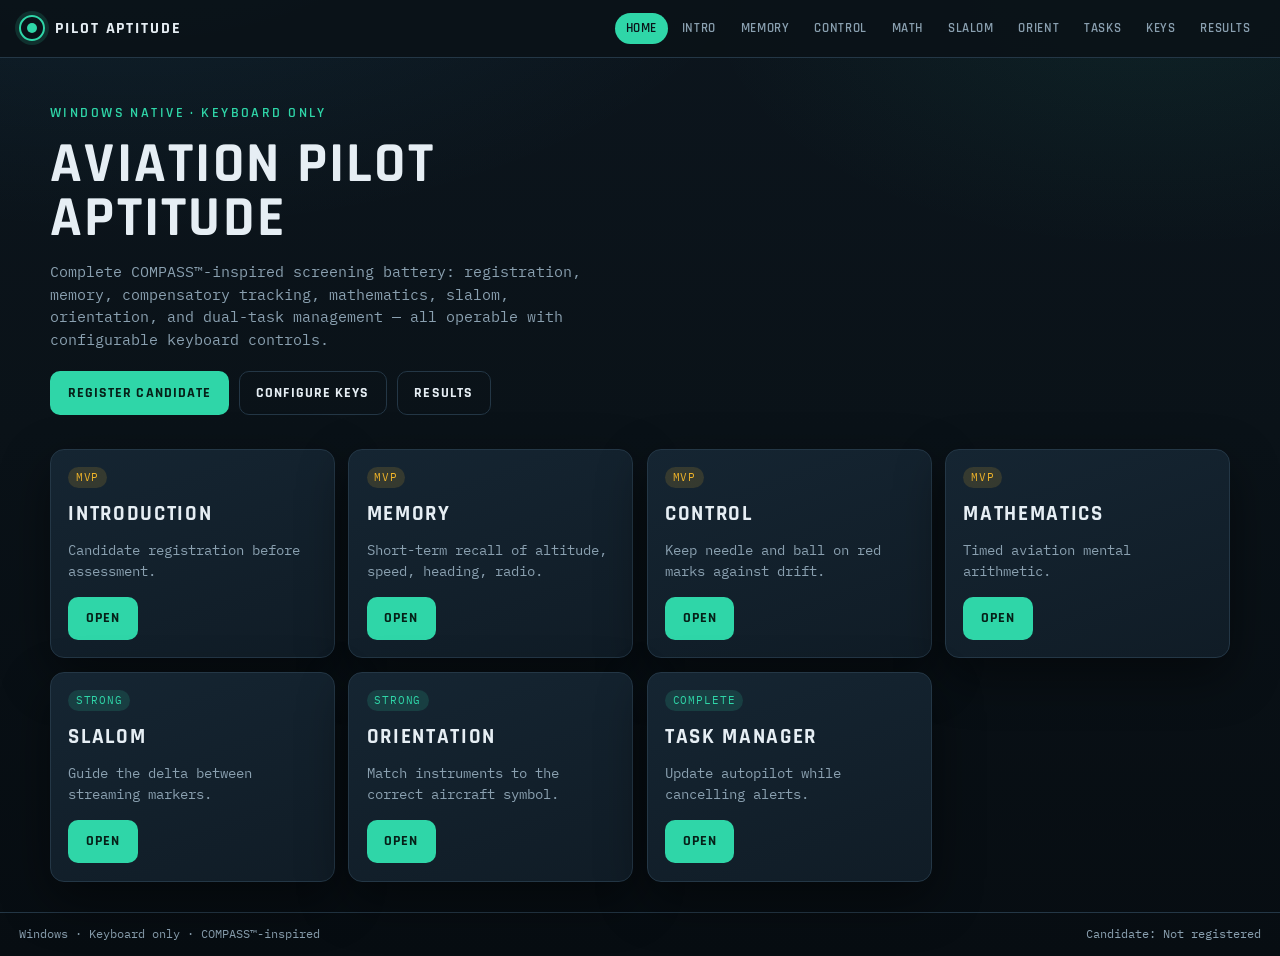
<file: wwwroot/index.html>
<!DOCTYPE html>
<html lang="en">
<head>
  <meta charset="utf-8" />
  <meta name="viewport" content="width=device-width, initial-scale=1" />
  <title>Home — Pilot Aptitude</title>
  <link rel="preconnect" href="https://fonts.googleapis.com" />
  <link rel="preconnect" href="https://fonts.gstatic.com" crossorigin />
  <link href="https://fonts.googleapis.com/css2?family=IBM+Plex+Mono:wght@400;500;600&family=Rajdhani:wght@500;600;700&display=swap" rel="stylesheet" />
  <link rel="stylesheet" href="css/site.css" />
</head>
<body>
<script src="js/app.js"></script>
<script>
  PilotApp.mount("index.html", `
    <section class="hero">
      <div class="hero-kicker">Windows native · Keyboard only</div>
      <h1>AVIATION PILOT APTITUDE</h1>
      <p>
        Complete COMPASS™-inspired screening battery: registration, memory, compensatory tracking,
        mathematics, slalom, orientation, and dual-task management — all operable with configurable keyboard controls.
      </p>
      <div class="cta-row">
        <a class="btn btn-primary" href="intro.html">Register candidate</a>
        <a class="btn btn-ghost" href="settings.html">Configure keys</a>
        <a class="btn btn-ghost" href="results.html">Results</a>
      </div>
    </section>
    <section class="module-grid">
      <article class="module-card"><span class="tag mvp">MVP</span><h2>INTRODUCTION</h2><p>Candidate registration before assessment.</p><div class="cta-row"><a class="btn btn-primary" href="intro.html">Open</a></div></article>
      <article class="module-card"><span class="tag mvp">MVP</span><h2>MEMORY</h2><p>Short-term recall of altitude, speed, heading, radio.</p><div class="cta-row"><a class="btn btn-primary" href="memory.html">Open</a></div></article>
      <article class="module-card"><span class="tag mvp">MVP</span><h2>CONTROL</h2><p>Keep needle and ball on red marks against drift.</p><div class="cta-row"><a class="btn btn-primary" href="control.html">Open</a></div></article>
      <article class="module-card"><span class="tag mvp">MVP</span><h2>MATHEMATICS</h2><p>Timed aviation mental arithmetic.</p><div class="cta-row"><a class="btn btn-primary" href="mathematics.html">Open</a></div></article>
      <article class="module-card"><span class="tag">Strong</span><h2>SLALOM</h2><p>Guide the delta between streaming markers.</p><div class="cta-row"><a class="btn btn-primary" href="slalom.html">Open</a></div></article>
      <article class="module-card"><span class="tag">Strong</span><h2>ORIENTATION</h2><p>Match instruments to the correct aircraft symbol.</p><div class="cta-row"><a class="btn btn-primary" href="orientation.html">Open</a></div></article>
      <article class="module-card"><span class="tag">Complete</span><h2>TASK MANAGER</h2><p>Update autopilot while cancelling alerts.</p><div class="cta-row"><a class="btn btn-primary" href="taskmanager.html">Open</a></div></article>
    </section>
  `);
</script>
</body>
</html>
</file>
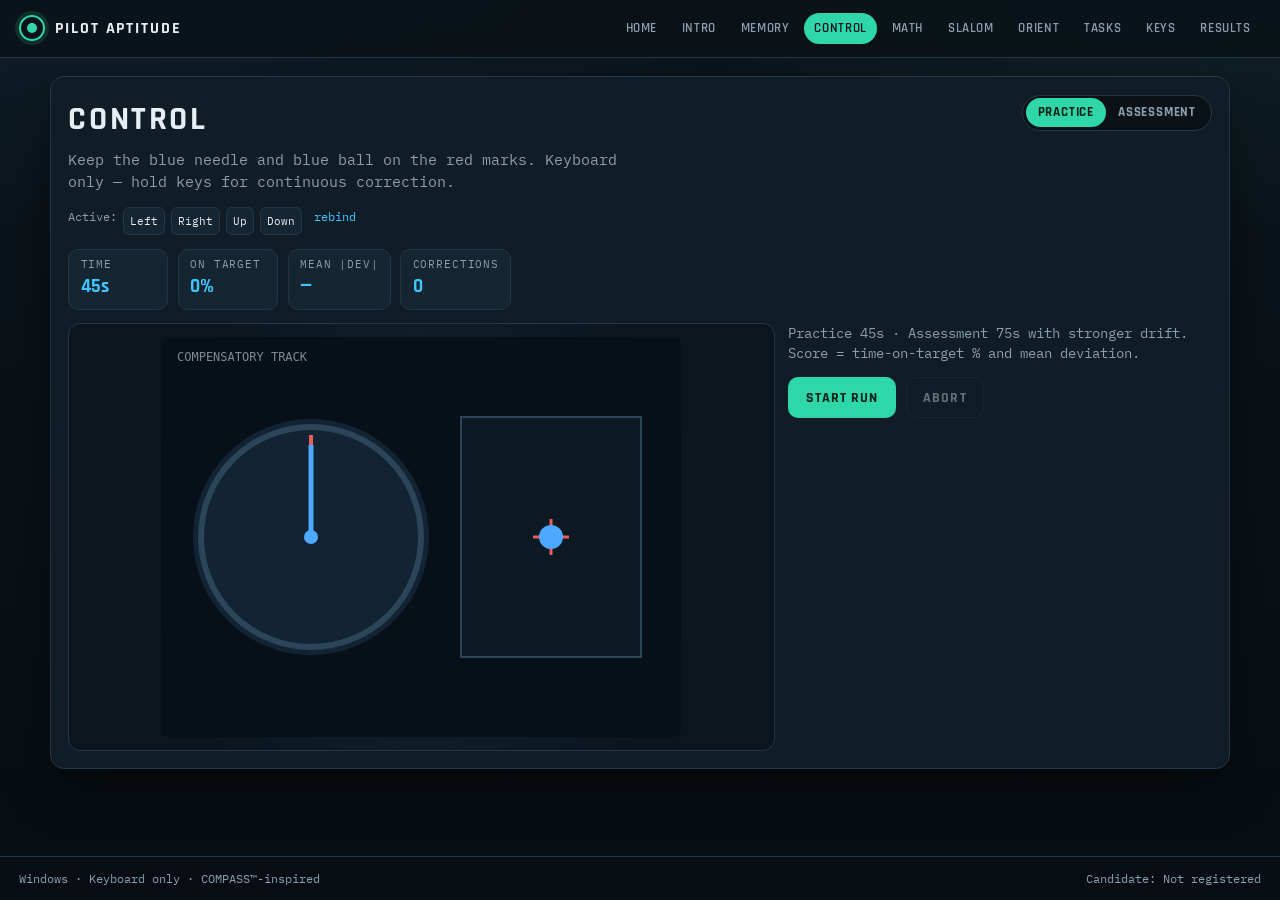
<file: wwwroot/control.html>
<!DOCTYPE html>
<html lang="en">
<head>
  <meta charset="utf-8" />
  <meta name="viewport" content="width=device-width, initial-scale=1" />
  <title>Control — Pilot Aptitude</title>
  <link rel="preconnect" href="https://fonts.googleapis.com" />
  <link rel="preconnect" href="https://fonts.gstatic.com" crossorigin />
  <link href="https://fonts.googleapis.com/css2?family=IBM+Plex+Mono:wght@400;500;600&family=Rajdhani:wght@500;600;700&display=swap" rel="stylesheet" />
  <link rel="stylesheet" href="css/site.css" />
</head>
<body>
<script src="js/app.js"></script>
<script src="js/control.js"></script>
</body>
</html>
</file>
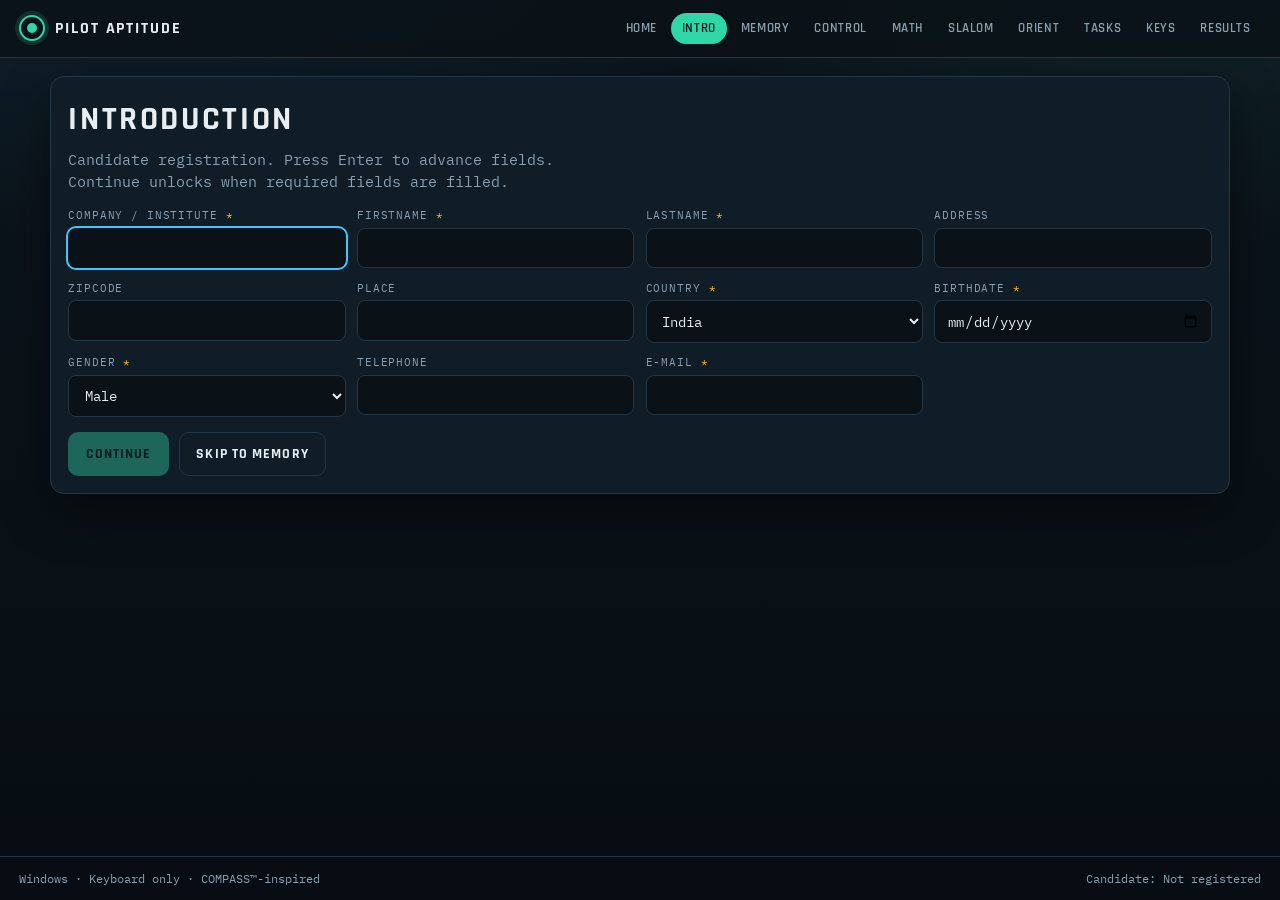
<file: wwwroot/intro.html>
<!DOCTYPE html>
<html lang="en">
<head>
  <meta charset="utf-8" />
  <meta name="viewport" content="width=device-width, initial-scale=1" />
  <title>Introduction — Pilot Aptitude</title>
  <link rel="preconnect" href="https://fonts.googleapis.com" />
  <link rel="preconnect" href="https://fonts.gstatic.com" crossorigin />
  <link href="https://fonts.googleapis.com/css2?family=IBM+Plex+Mono:wght@400;500;600&family=Rajdhani:wght@500;600;700&display=swap" rel="stylesheet" />
  <link rel="stylesheet" href="css/site.css" />
</head>
<body>
<script src="js/app.js"></script>
<script>
  const existing = PilotApp.loadCandidate() || {};
  PilotApp.mount("intro.html", `
    <section class="panel">
      <div class="panel-header">
        <div>
          <h1>INTRODUCTION</h1>
          <p>Candidate registration. Press Enter to advance fields. Continue unlocks when required fields are filled.</p>
        </div>
      </div>
      <form id="introForm" class="form-grid" autocomplete="off">
        <div class="field required"><label for="company">Company / Institute</label><input id="company" name="company" value="${PilotApp.escapeHtml(existing.company || "")}" /></div>
        <div class="field required"><label for="firstname">Firstname</label><input id="firstname" name="firstname" value="${PilotApp.escapeHtml(existing.firstname || "")}" /></div>
        <div class="field required"><label for="lastname">Lastname</label><input id="lastname" name="lastname" value="${PilotApp.escapeHtml(existing.lastname || "")}" /></div>
        <div class="field"><label for="address">Address</label><input id="address" name="address" value="${PilotApp.escapeHtml(existing.address || "")}" /></div>
        <div class="field"><label for="zipcode">Zipcode</label><input id="zipcode" name="zipcode" value="${PilotApp.escapeHtml(existing.zipcode || "")}" /></div>
        <div class="field"><label for="place">Place</label><input id="place" name="place" value="${PilotApp.escapeHtml(existing.place || "")}" /></div>
        <div class="field required"><label for="country">Country</label>
          <select id="country" name="country">
            ${["India","United States","United Kingdom","Germany","France","UAE","Singapore","Australia","Canada","Other"].map(c =>
              `<option ${ (existing.country||"India")===c ? "selected":"" }>${c}</option>`).join("")}
          </select>
        </div>
        <div class="field required"><label for="birthdate">Birthdate</label><input id="birthdate" name="birthdate" type="date" value="${PilotApp.escapeHtml(existing.birthdate || "")}" /></div>
        <div class="field required"><label for="gender">Gender</label>
          <select id="gender" name="gender">
            ${["Male","Female","Other","Prefer not to say"].map(g =>
              `<option ${ (existing.gender||"Male")===g ? "selected":"" }>${g}</option>`).join("")}
          </select>
        </div>
        <div class="field"><label for="telephone">Telephone</label><input id="telephone" name="telephone" value="${PilotApp.escapeHtml(existing.telephone || "")}" /></div>
        <div class="field required"><label for="email">E-Mail</label><input id="email" name="email" type="email" value="${PilotApp.escapeHtml(existing.email || "")}" /></div>
      </form>
      <div class="cta-row" style="margin-top:1rem;">
        <button class="btn btn-primary" id="btnContinue" type="button" disabled>Continue</button>
        <a class="btn btn-ghost" href="memory.html">Skip to Memory</a>
      </div>
      <div class="feedback" id="feedback"></div>
    </section>
  `);

  const form = document.getElementById("introForm");
  const btn = document.getElementById("btnContinue");
  const required = ["company","firstname","lastname","country","birthdate","gender","email"];
  const fields = [...form.querySelectorAll("input, select")];

  function validate() {
    const data = Object.fromEntries(new FormData(form).entries());
    const ok = required.every((k) => String(data[k] || "").trim().length > 0);
    btn.disabled = !ok;
    return { ok, data };
  }

  fields[0]?.focus();
  form.addEventListener("input", validate);
  form.addEventListener("change", validate);
  form.addEventListener("keydown", (e) => {
    if (e.key !== "Enter") return;
    e.preventDefault();
    const idx = fields.indexOf(document.activeElement);
    if (idx >= 0 && idx < fields.length - 1) fields[idx + 1].focus();
    else if (!btn.disabled) btn.click();
  });

  btn.addEventListener("click", () => {
    const { ok, data } = validate();
    if (!ok) return;
    PilotApp.saveCandidate(data);
    PilotApp.showFeedback(document.getElementById("feedback"), true, `<strong>Registered.</strong> ${PilotApp.escapeHtml(data.firstname)} ${PilotApp.escapeHtml(data.lastname)} — continue to modules.`);
    setTimeout(() => { location.href = "memory.html"; }, 700);
  });

  validate();
</script>
</body>
</html>
</file>
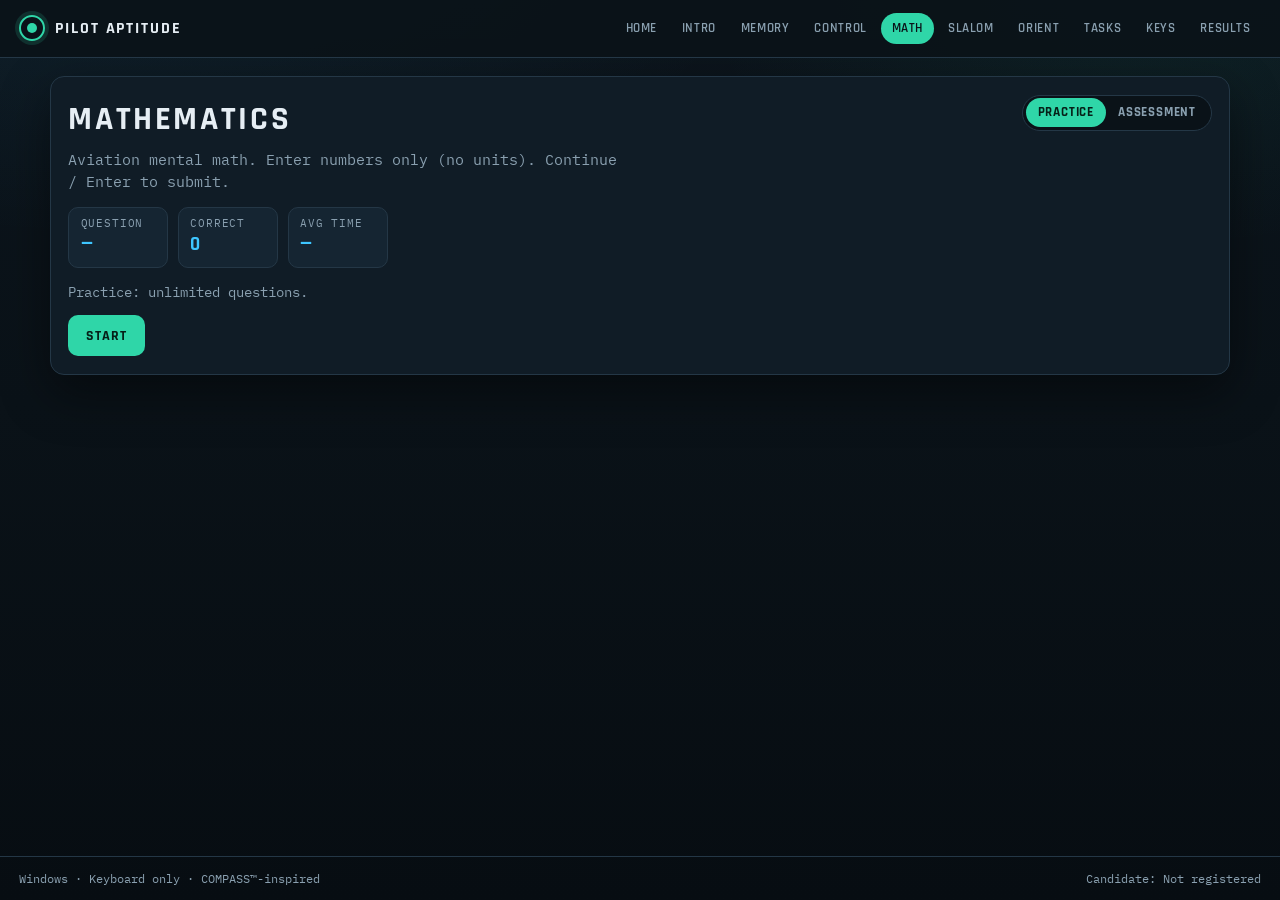
<file: wwwroot/mathematics.html>
<!DOCTYPE html>
<html lang="en">
<head>
  <meta charset="utf-8" />
  <meta name="viewport" content="width=device-width, initial-scale=1" />
  <title>Mathematics — Pilot Aptitude</title>
  <link rel="preconnect" href="https://fonts.googleapis.com" />
  <link rel="preconnect" href="https://fonts.gstatic.com" crossorigin />
  <link href="https://fonts.googleapis.com/css2?family=IBM+Plex+Mono:wght@400;500;600&family=Rajdhani:wght@500;600;700&display=swap" rel="stylesheet" />
  <link rel="stylesheet" href="css/site.css" />
</head>
<body>
<script src="js/app.js"></script>
<script src="js/mathematics.js"></script>
</body>
</html>
</file>
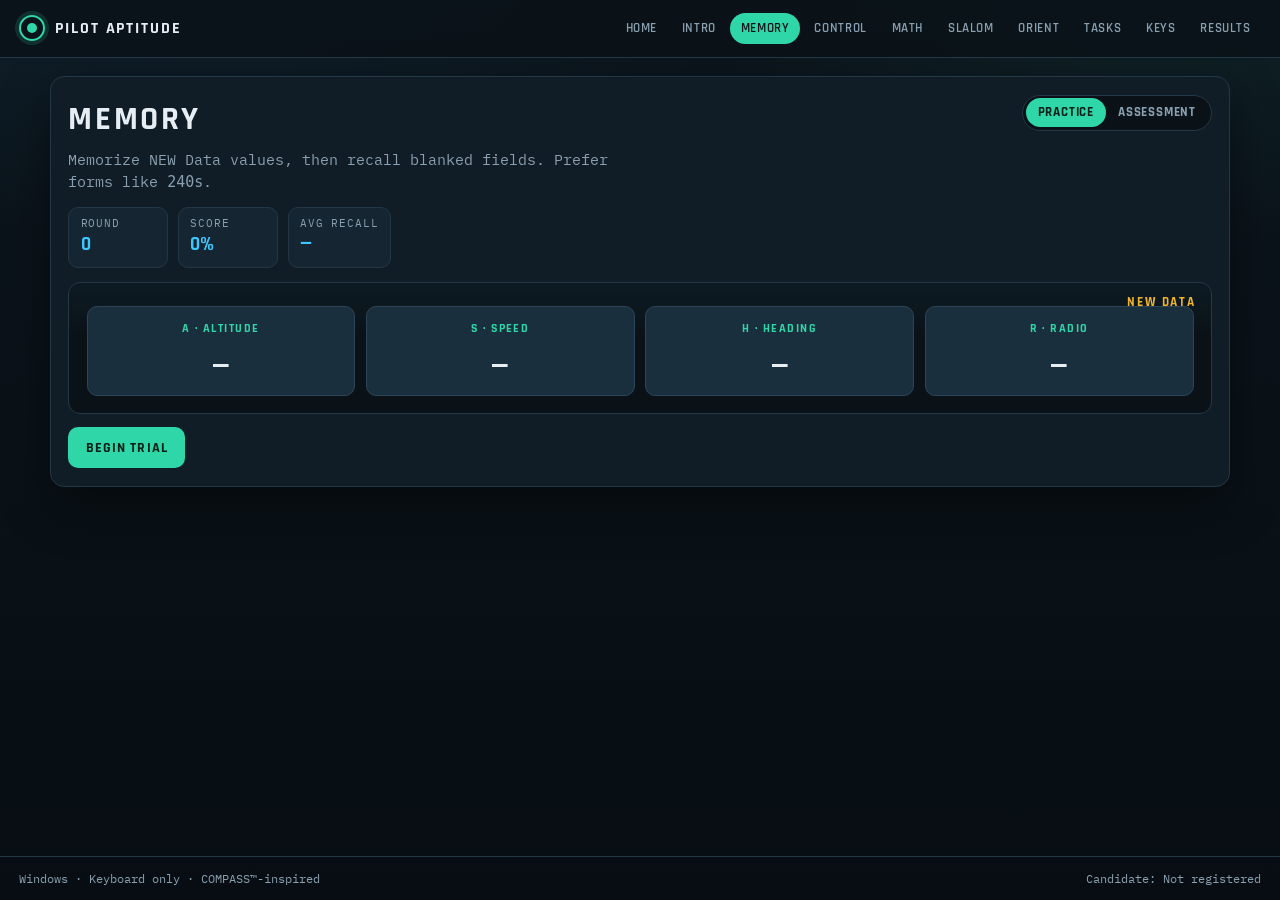
<file: wwwroot/memory.html>
<!DOCTYPE html>
<html lang="en">
<head>
  <meta charset="utf-8" />
  <meta name="viewport" content="width=device-width, initial-scale=1" />
  <title>Memory — Pilot Aptitude</title>
  <link rel="preconnect" href="https://fonts.googleapis.com" />
  <link rel="preconnect" href="https://fonts.gstatic.com" crossorigin />
  <link href="https://fonts.googleapis.com/css2?family=IBM+Plex+Mono:wght@400;500;600&family=Rajdhani:wght@500;600;700&display=swap" rel="stylesheet" />
  <link rel="stylesheet" href="css/site.css" />
</head>
<body>
<script src="js/app.js"></script>
<script src="js/memory.js"></script>
</body>
</html>
</file>
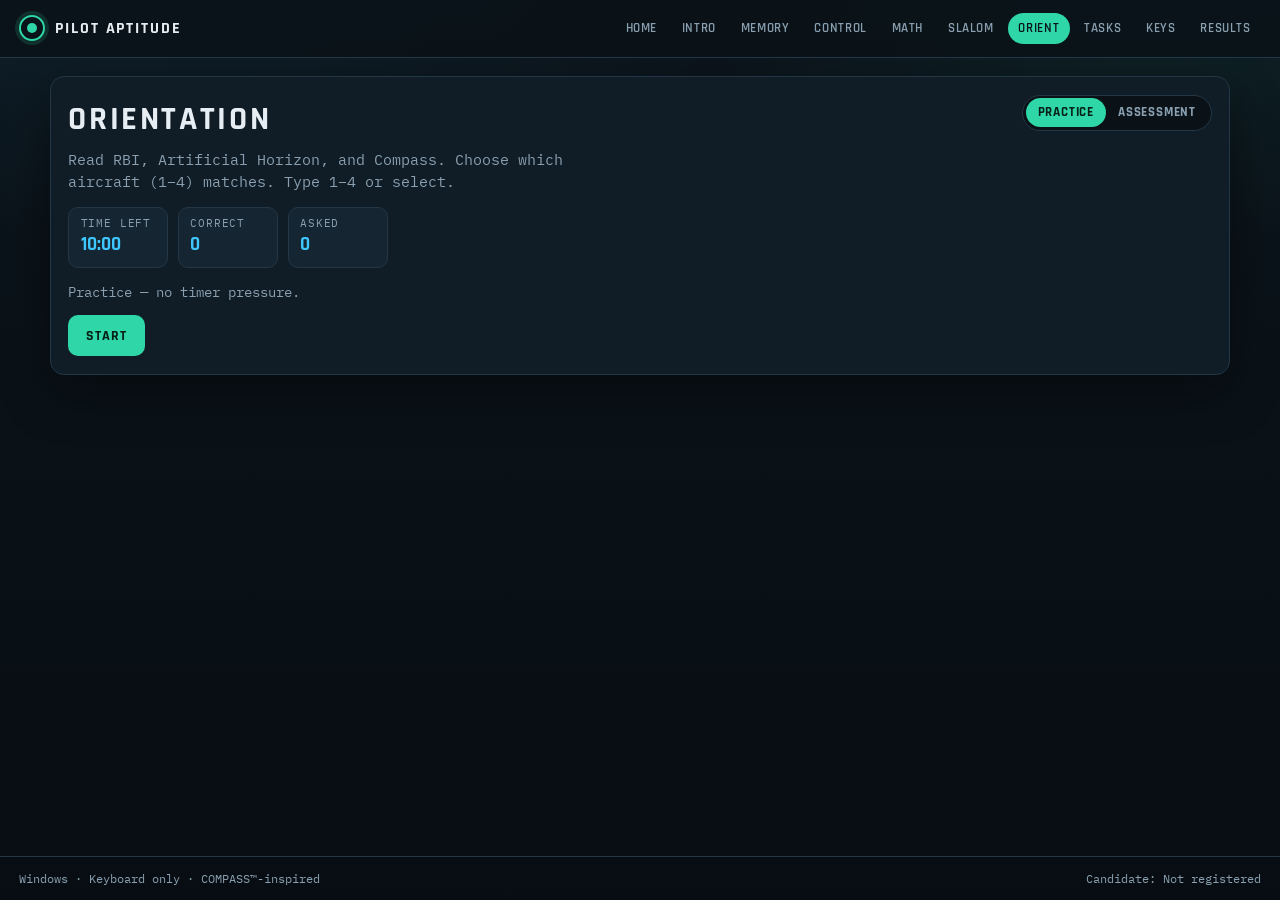
<file: wwwroot/orientation.html>
<!DOCTYPE html>
<html lang="en">
<head>
  <meta charset="utf-8" />
  <meta name="viewport" content="width=device-width, initial-scale=1" />
  <title>Orientation — Pilot Aptitude</title>
  <link rel="preconnect" href="https://fonts.googleapis.com" />
  <link rel="preconnect" href="https://fonts.gstatic.com" crossorigin />
  <link href="https://fonts.googleapis.com/css2?family=IBM+Plex+Mono:wght@400;500;600&family=Rajdhani:wght@500;600;700&display=swap" rel="stylesheet" />
  <link rel="stylesheet" href="css/site.css" />
</head>
<body>
<script src="js/app.js"></script>
<script src="js/orientation.js"></script>
</body>
</html>
</file>
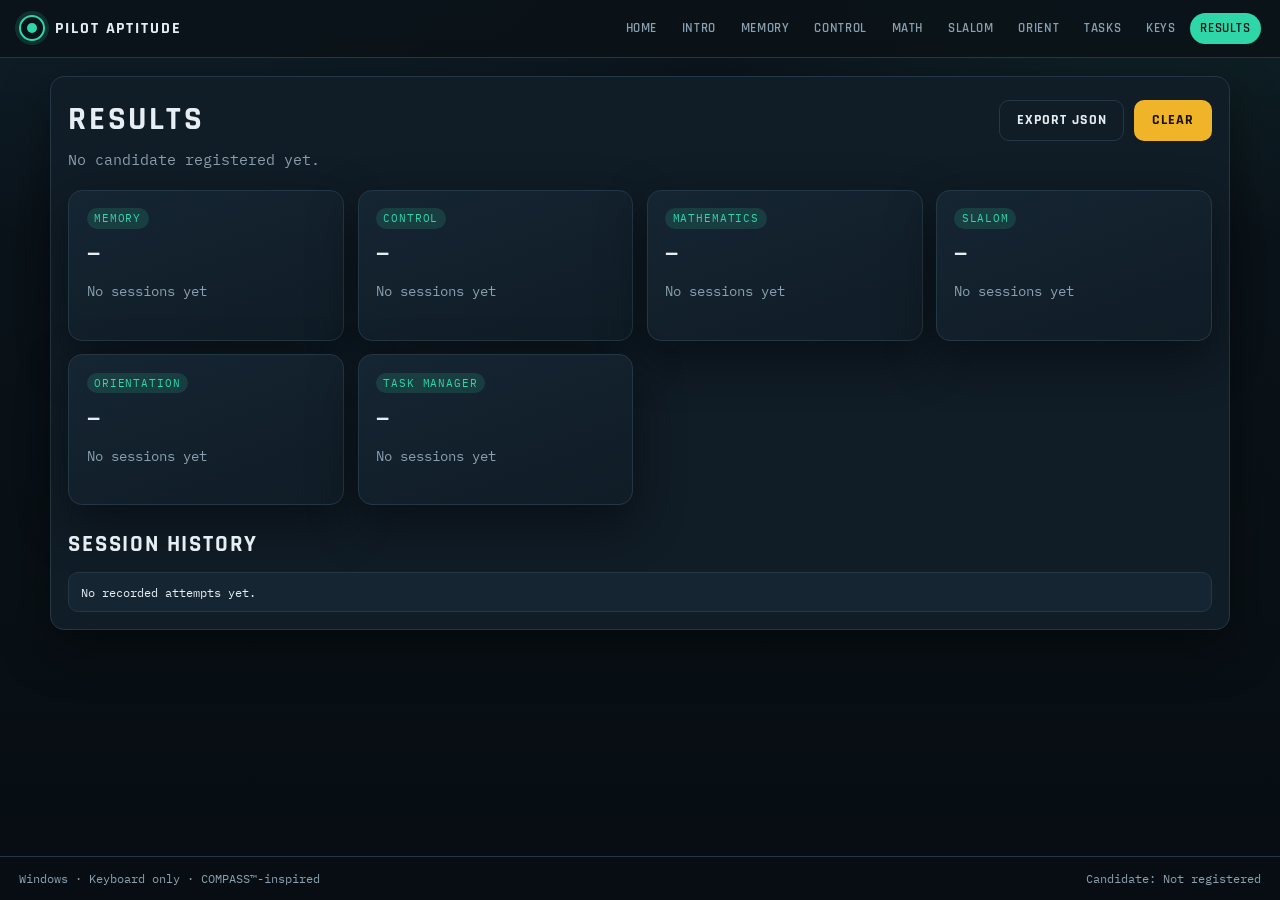
<file: wwwroot/results.html>
<!DOCTYPE html>
<html lang="en">
<head>
  <meta charset="utf-8" />
  <meta name="viewport" content="width=device-width, initial-scale=1" />
  <title>Results — Pilot Aptitude</title>
  <link rel="preconnect" href="https://fonts.googleapis.com" />
  <link rel="preconnect" href="https://fonts.gstatic.com" crossorigin />
  <link href="https://fonts.googleapis.com/css2?family=IBM+Plex+Mono:wght@400;500;600&family=Rajdhani:wght@500;600;700&display=swap" rel="stylesheet" />
  <link rel="stylesheet" href="css/site.css" />
</head>
<body>
<script src="js/app.js"></script>
<script src="js/results.js"></script>
</body>
</html>
</file>
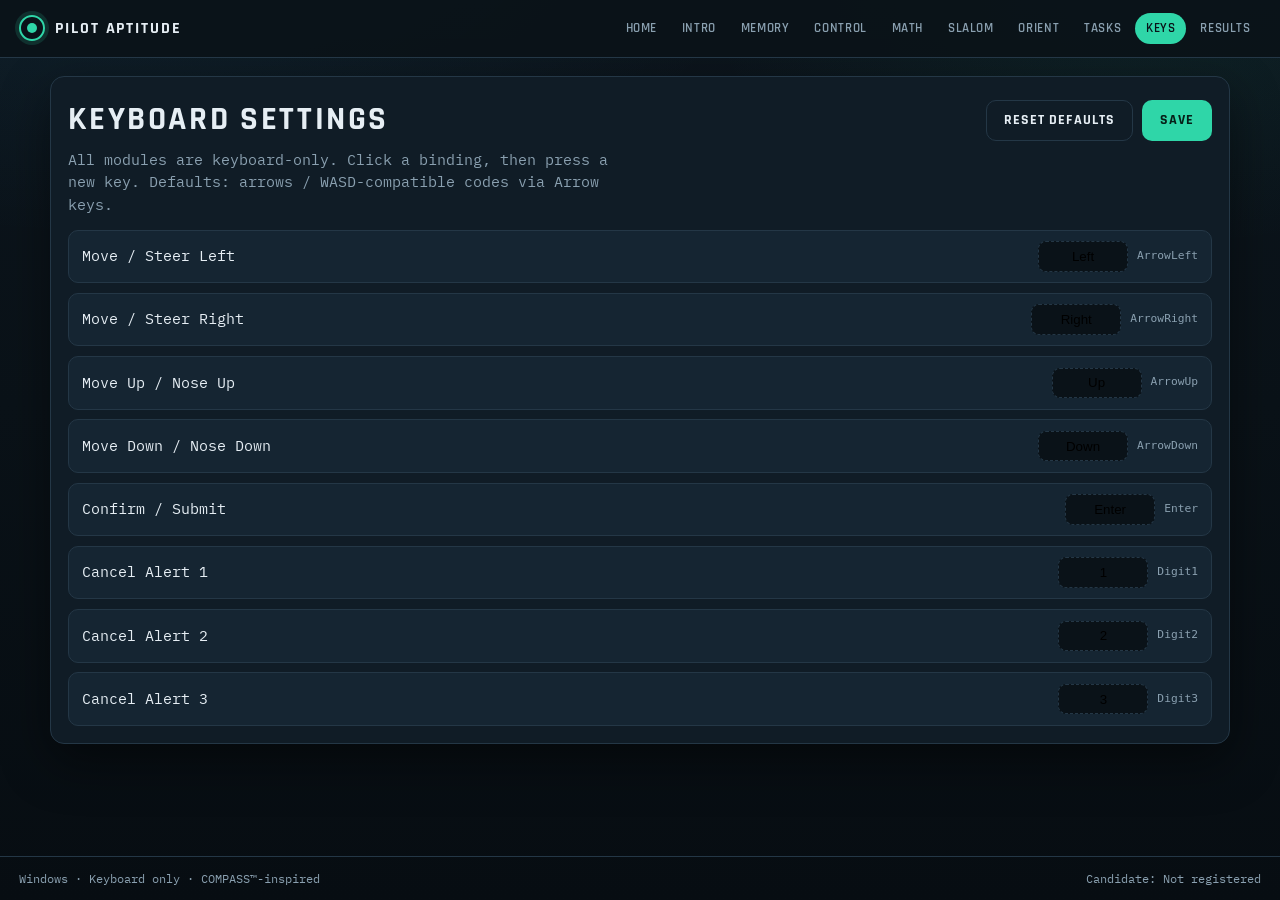
<file: wwwroot/settings.html>
<!DOCTYPE html>
<html lang="en">
<head>
  <meta charset="utf-8" />
  <meta name="viewport" content="width=device-width, initial-scale=1" />
  <title>Key Settings — Pilot Aptitude</title>
  <link rel="preconnect" href="https://fonts.googleapis.com" />
  <link rel="preconnect" href="https://fonts.gstatic.com" crossorigin />
  <link href="https://fonts.googleapis.com/css2?family=IBM+Plex+Mono:wght@400;500;600&family=Rajdhani:wght@500;600;700&display=swap" rel="stylesheet" />
  <link rel="stylesheet" href="css/site.css" />
</head>
<body>
<script src="js/app.js"></script>
<script>
  const labels = {
    left: "Move / Steer Left",
    right: "Move / Steer Right",
    up: "Move Up / Nose Up",
    down: "Move Down / Nose Down",
    confirm: "Confirm / Submit",
    cancelAlert1: "Cancel Alert 1",
    cancelAlert2: "Cancel Alert 2",
    cancelAlert3: "Cancel Alert 3"
  };

  let keys = PilotApp.loadKeys();
  let listening = null;

  function render() {
    PilotApp.mount("settings.html", `
      <section class="panel">
        <div class="panel-header">
          <div>
            <h1>KEYBOARD SETTINGS</h1>
            <p>All modules are keyboard-only. Click a binding, then press a new key. Defaults: arrows / WASD-compatible codes via Arrow keys.</p>
          </div>
          <div class="cta-row">
            <button class="btn btn-ghost" id="btnReset">Reset defaults</button>
            <button class="btn btn-primary" id="btnSave">Save</button>
          </div>
        </div>
        <div class="settings-list" id="list">
          ${Object.keys(labels).map((k) => `
            <div class="setting-row">
              <span>${labels[k]}</span>
              <button type="button" class="bind ${listening===k?"listening":""}" data-action="${k}">${listening===k ? "Press key…" : PilotApp.prettyKey(keys[k])}</button>
              <code style="color:var(--muted);font-size:0.75rem;">${keys[k]}</code>
            </div>`).join("")}
        </div>
        <div class="feedback" id="feedback"></div>
      </section>
    `);

    document.getElementById("btnReset").onclick = () => {
      keys = PilotApp.resetKeys();
      listening = null;
      render();
      PilotApp.showFeedback(document.getElementById("feedback"), true, "Defaults restored.");
    };
    document.getElementById("btnSave").onclick = () => {
      PilotApp.saveKeys(keys);
      listening = null;
      render();
      PilotApp.showFeedback(document.getElementById("feedback"), true, "Key bindings saved.");
    };
    document.querySelectorAll(".bind").forEach((btn) => {
      btn.onclick = () => {
        listening = btn.dataset.action;
        render();
      };
    });
  }

  window.addEventListener("keydown", (e) => {
    if (!listening) return;
    e.preventDefault();
    keys[listening] = e.code;
    listening = null;
    render();
  });

  render();
</script>
</body>
</html>
</file>
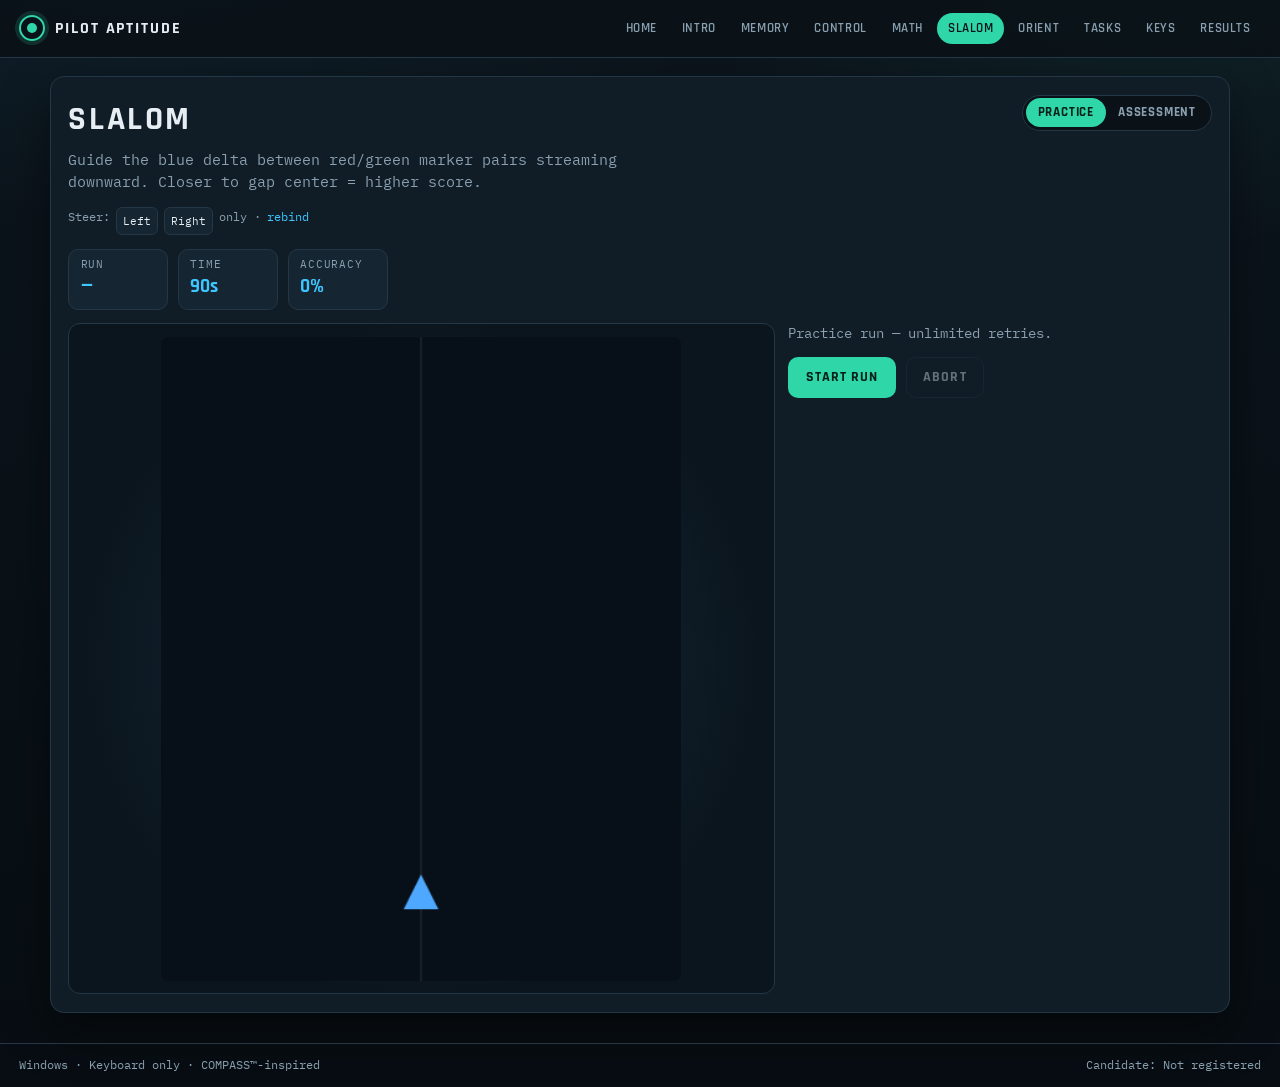
<file: wwwroot/slalom.html>
<!DOCTYPE html>
<html lang="en">
<head>
  <meta charset="utf-8" />
  <meta name="viewport" content="width=device-width, initial-scale=1" />
  <title>Slalom — Pilot Aptitude</title>
  <link rel="preconnect" href="https://fonts.googleapis.com" />
  <link rel="preconnect" href="https://fonts.gstatic.com" crossorigin />
  <link href="https://fonts.googleapis.com/css2?family=IBM+Plex+Mono:wght@400;500;600&family=Rajdhani:wght@500;600;700&display=swap" rel="stylesheet" />
  <link rel="stylesheet" href="css/site.css" />
</head>
<body>
<script src="js/app.js"></script>
<script src="js/slalom.js"></script>
</body>
</html>
</file>
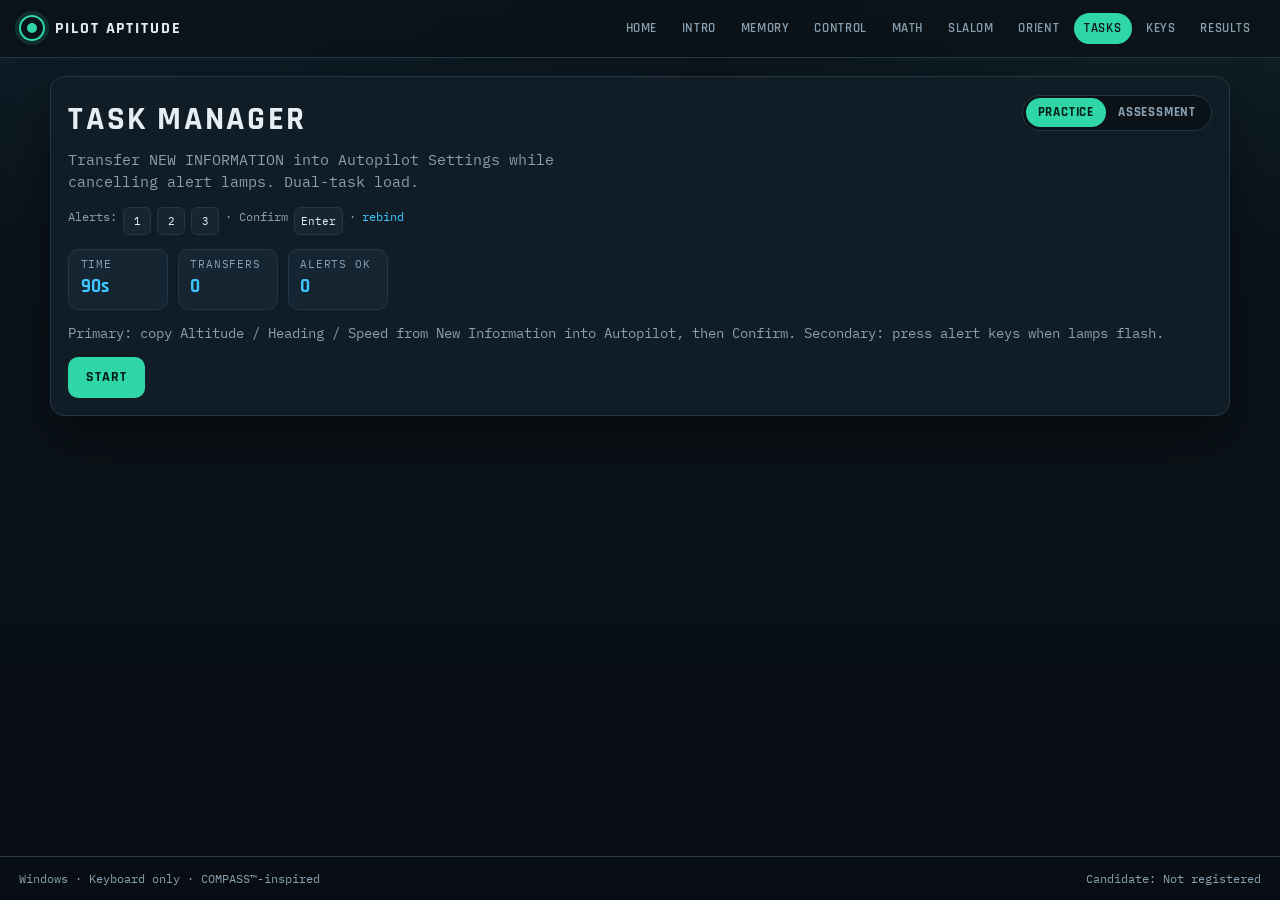
<file: wwwroot/taskmanager.html>
<!DOCTYPE html>
<html lang="en">
<head>
  <meta charset="utf-8" />
  <meta name="viewport" content="width=device-width, initial-scale=1" />
  <title>Task Manager — Pilot Aptitude</title>
  <link rel="preconnect" href="https://fonts.googleapis.com" />
  <link rel="preconnect" href="https://fonts.gstatic.com" crossorigin />
  <link href="https://fonts.googleapis.com/css2?family=IBM+Plex+Mono:wght@400;500;600&family=Rajdhani:wght@500;600;700&display=swap" rel="stylesheet" />
  <link rel="stylesheet" href="css/site.css" />
</head>
<body>
<script src="js/app.js"></script>
<script src="js/taskmanager.js"></script>
</body>
</html>
</file>
<file: wwwroot/css/site.css>
:root {
  --bg-deep: #0a1218;
  --bg-panel: #101c26;
  --bg-raised: #152532;
  --line: #243746;
  --text: #e6eef4;
  --muted: #8aa0b0;
  --accent: #2fd6a8;
  --accent-dim: rgba(47, 214, 168, 0.15);
  --warn: #f0b429;
  --danger: #e85d5d;
  --cyan: #3ec6ff;
  --blue-ball: #4ea8ff;
  --gauge: #1a2f3d;
  --shadow: 0 18px 50px rgba(0, 0, 0, 0.45);
  --radius: 14px;
  --font-display: "Rajdhani", sans-serif;
  --font-mono: "IBM Plex Mono", monospace;
}

*, *::before, *::after { box-sizing: border-box; }

html, body {
  margin: 0;
  min-height: 100%;
  background:
    radial-gradient(1200px 600px at 10% -10%, rgba(62, 198, 255, 0.08), transparent 55%),
    radial-gradient(900px 500px at 90% 0%, rgba(47, 214, 168, 0.07), transparent 50%),
    linear-gradient(180deg, #0c151d 0%, var(--bg-deep) 45%, #070d12 100%);
  color: var(--text);
  font-family: var(--font-mono);
  font-size: 15px;
  line-height: 1.5;
  user-select: none;
}

input, textarea, select { user-select: text; }

a { color: var(--cyan); text-decoration: none; }
a:hover { color: var(--accent); }

.app-shell { min-height: 100vh; display: grid; grid-template-rows: auto 1fr auto; }

.topbar {
  display: flex; align-items: center; justify-content: space-between; gap: 1rem;
  padding: 0.85rem 1.25rem; border-bottom: 1px solid var(--line);
  background: rgba(10, 18, 24, 0.9); position: sticky; top: 0; z-index: 20;
}

.brand { display: flex; align-items: center; gap: 0.7rem; color: var(--text); }
.brand-mark {
  width: 26px; height: 26px; border: 2px solid var(--accent); border-radius: 50%;
  box-shadow: 0 0 0 4px var(--accent-dim); position: relative;
}
.brand-mark::after {
  content: ""; position: absolute; inset: 6px; border-radius: 50%; background: var(--accent);
}
.brand-text {
  font-family: var(--font-display); font-weight: 700; letter-spacing: 0.12em; font-size: 1.05rem;
}

.topnav { display: flex; gap: 0.25rem; flex-wrap: wrap; }
.topnav a {
  color: var(--muted); padding: 0.4rem 0.7rem; border-radius: 999px;
  font-family: var(--font-display); font-weight: 600; letter-spacing: 0.05em;
  text-transform: uppercase; font-size: 0.85rem;
}
.topnav a:hover, .topnav a.active { color: var(--bg-deep); background: var(--accent); }

.main-stage { width: min(1180px, calc(100% - 2rem)); margin: 0 auto; padding: 1.25rem 0 2rem; }
.app-footer {
  display: flex; justify-content: space-between; gap: 1rem; flex-wrap: wrap;
  padding: 0.85rem 1.25rem; border-top: 1px solid var(--line); color: var(--muted); font-size: 0.78rem;
}

.hero { display: grid; gap: 1rem; padding: 1.75rem 0 1rem; animation: rise 0.6s ease both; }
.hero-kicker {
  color: var(--accent); font-family: var(--font-display); letter-spacing: 0.18em;
  text-transform: uppercase; font-weight: 600; font-size: 0.9rem;
}
.hero h1 {
  margin: 0; font-family: var(--font-display); font-size: clamp(2.2rem, 5vw, 3.8rem);
  line-height: 0.95; letter-spacing: 0.04em; font-weight: 700; max-width: 16ch;
}
.hero p { margin: 0; max-width: 62ch; color: var(--muted); }

.cta-row { display: flex; flex-wrap: wrap; gap: 0.65rem; margin-top: 0.35rem; }

.btn {
  appearance: none; border: 1px solid transparent; border-radius: 10px;
  padding: 0.7rem 1.1rem; font-family: var(--font-display); font-weight: 700;
  letter-spacing: 0.08em; text-transform: uppercase; cursor: pointer;
  transition: transform 0.15s ease, background 0.15s ease, border-color 0.15s ease; font-size: 0.92rem;
}
.btn:hover { transform: translateY(-1px); }
.btn:disabled { opacity: 0.4; cursor: not-allowed; transform: none; }
.btn-primary { background: var(--accent); color: #062018; }
.btn-ghost { background: transparent; border-color: var(--line); color: var(--text); }
.btn-ghost:hover { border-color: var(--cyan); color: var(--cyan); }
.btn-warn { background: var(--warn); color: #1a1200; }

.module-grid {
  display: grid; grid-template-columns: repeat(auto-fit, minmax(250px, 1fr)); gap: 0.9rem; margin-top: 1.25rem;
}
.module-card {
  background: linear-gradient(160deg, var(--bg-raised), var(--bg-panel));
  border: 1px solid var(--line); border-radius: var(--radius); padding: 1.15rem;
  box-shadow: var(--shadow); display: grid; gap: 0.7rem; animation: rise 0.7s ease both;
}
.module-card h2 {
  margin: 0; font-family: var(--font-display); letter-spacing: 0.08em; font-size: 1.4rem;
}
.module-card p { margin: 0; color: var(--muted); font-size: 0.9rem; }
.tag {
  display: inline-block; width: fit-content; padding: 0.15rem 0.5rem; border-radius: 999px;
  background: var(--accent-dim); color: var(--accent); font-size: 0.72rem;
  letter-spacing: 0.08em; text-transform: uppercase;
}
.tag.mvp { background: rgba(240, 180, 41, 0.15); color: var(--warn); }

.panel {
  background: var(--bg-panel); border: 1px solid var(--line); border-radius: var(--radius);
  padding: 1.15rem; box-shadow: var(--shadow);
}
.panel-header {
  display: flex; justify-content: space-between; align-items: flex-start; gap: 1rem;
  flex-wrap: wrap; margin-bottom: 0.9rem;
}
.panel-header h1 {
  margin: 0; font-family: var(--font-display); letter-spacing: 0.08em;
  font-size: clamp(1.6rem, 3.5vw, 2.2rem);
}
.panel-header p { margin: 0.3rem 0 0; color: var(--muted); max-width: 62ch; }

.mode-toggle {
  display: inline-flex; background: var(--bg-deep); border: 1px solid var(--line);
  border-radius: 999px; padding: 0.18rem;
}
.mode-toggle button {
  appearance: none; border: 0; background: transparent; color: var(--muted);
  padding: 0.4rem 0.8rem; border-radius: 999px; font-family: var(--font-display);
  font-weight: 700; letter-spacing: 0.06em; text-transform: uppercase; cursor: pointer;
}
.mode-toggle button.active { background: var(--accent); color: #062018; }

.status-bar { display: flex; flex-wrap: wrap; gap: 0.65rem; margin-bottom: 0.9rem; }
.stat-chip {
  background: var(--bg-raised); border: 1px solid var(--line); border-radius: 10px;
  padding: 0.5rem 0.75rem; min-width: 100px;
}
.stat-chip .label {
  display: block; color: var(--muted); font-size: 0.7rem; letter-spacing: 0.08em; text-transform: uppercase;
}
.stat-chip .value {
  font-family: var(--font-display); font-size: 1.25rem; font-weight: 700; color: var(--cyan);
}

.keys-live {
  display: flex; flex-wrap: wrap; gap: 0.4rem; margin: 0.4rem 0 0.9rem; color: var(--muted); font-size: 0.82rem;
}
.keycap {
  display: inline-grid; place-items: center; min-width: 28px; height: 28px; padding: 0 0.4rem;
  border: 1px solid var(--line); border-radius: 6px; background: var(--bg-raised); color: var(--text);
  font-size: 0.75rem;
}

.instructions { color: var(--muted); margin: 0 0 0.9rem; font-size: 0.9rem; }
.hidden { display: none !important; }

.feedback {
  margin-top: 0.7rem; padding: 0.8rem 1rem; border-radius: 10px; border: 1px solid var(--line);
  background: var(--bg-raised); display: none;
}
.feedback.show { display: block; animation: pulseIn 0.3s ease; }
.feedback.ok { border-color: rgba(47, 214, 168, 0.45); color: var(--accent); }
.feedback.bad { border-color: rgba(232, 93, 93, 0.45); color: #ffb0b0; }

/* forms */
.form-grid {
  display: grid; grid-template-columns: repeat(auto-fit, minmax(220px, 1fr)); gap: 0.75rem;
}
.field label {
  display: block; color: var(--muted); font-size: 0.72rem; letter-spacing: 0.08em;
  text-transform: uppercase; margin-bottom: 0.3rem;
}
.field input, .field select, .field textarea {
  width: 100%; background: var(--bg-deep); border: 1px solid var(--line); border-radius: 8px;
  color: var(--text); padding: 0.65rem 0.75rem; font-family: var(--font-mono); font-size: 0.95rem;
}
.field input:focus, .field select:focus, .field textarea:focus {
  outline: 2px solid var(--cyan); border-color: transparent;
}
.field.required label::after { content: " *"; color: var(--warn); }

/* memory */
.data-panel {
  background: linear-gradient(180deg, rgba(62, 198, 255, 0.05), transparent 40%), var(--bg-deep);
  border: 1px solid var(--line); border-radius: 12px; padding: 1.15rem; position: relative;
}
.data-panel::before {
  content: "NEW DATA"; position: absolute; top: 0.7rem; right: 1rem; color: var(--warn);
  font-family: var(--font-display); letter-spacing: 0.14em; font-weight: 700; font-size: 0.85rem;
}
.param-grid { display: grid; grid-template-columns: repeat(4, minmax(0, 1fr)); gap: 0.7rem; margin-top: 0.4rem; }
.param {
  background: var(--gauge); border: 1px solid #2d4558; border-radius: 10px;
  padding: 0.9rem 0.65rem; text-align: center; transition: opacity 0.25s ease, filter 0.25s ease;
}
.param.blanked { opacity: 0.35; filter: blur(3px); }
.param .key {
  display: block; color: var(--accent); font-family: var(--font-display); font-weight: 700;
  letter-spacing: 0.12em; margin-bottom: 0.3rem; font-size: 0.8rem;
}
.param .val { font-size: clamp(1.1rem, 2.5vw, 1.7rem); font-weight: 600; }

.recall-form {
  display: grid; grid-template-columns: repeat(auto-fit, minmax(150px, 1fr)); gap: 0.7rem; margin-top: 0.8rem;
}

/* control / canvas frames */
.instrument-frame {
  background: radial-gradient(circle at center, #163042, #0b151d 70%);
  border: 1px solid var(--line); border-radius: 12px; padding: 0.85rem;
  display: grid; place-items: center; min-height: 400px;
}
canvas { width: 100%; max-width: 520px; height: auto; border-radius: 8px; background: #071018; }

.two-col { display: grid; grid-template-columns: 1.25fr 0.75fr; gap: 0.9rem; }
@media (max-width: 900px) {
  .two-col { grid-template-columns: 1fr; }
  .param-grid { grid-template-columns: repeat(2, minmax(0, 1fr)); }
}

.math-question {
  font-family: var(--font-display); font-size: clamp(1.3rem, 3vw, 1.9rem);
  letter-spacing: 0.03em; margin: 1rem 0; line-height: 1.25;
}
.answer-box { max-width: 280px; }

.settings-list { display: grid; gap: 0.65rem; }
.setting-row {
  display: grid; grid-template-columns: 1fr auto auto; gap: 0.6rem; align-items: center;
  padding: 0.7rem 0.85rem; background: var(--bg-raised); border: 1px solid var(--line); border-radius: 10px;
}
.setting-row .bind {
  min-width: 90px; text-align: center; padding: 0.45rem 0.6rem; border: 1px dashed var(--line);
  border-radius: 8px; background: var(--bg-deep); cursor: pointer;
}
.setting-row .bind.listening { border-color: var(--warn); color: var(--warn); }

.chart-bars { display: grid; gap: 0.5rem; margin-top: 0.7rem; }
.bar-row {
  display: grid; grid-template-columns: 100px 1fr 52px; gap: 0.45rem; align-items: center; font-size: 0.8rem;
}
.bar-track { height: 10px; background: var(--bg-deep); border-radius: 999px; overflow: hidden; }
.bar-fill {
  height: 100%; background: linear-gradient(90deg, var(--cyan), var(--accent));
  border-radius: 999px; width: 0; transition: width 0.55s ease;
}

.history-list { list-style: none; margin: 0; padding: 0; display: grid; gap: 0.5rem; }
.history-list li {
  display: flex; justify-content: space-between; gap: 0.7rem; flex-wrap: wrap;
  padding: 0.65rem 0.8rem; background: var(--bg-raised); border: 1px solid var(--line);
  border-radius: 10px; font-size: 0.82rem;
}

.orient-grid {
  display: grid; grid-template-columns: 1.1fr 0.9fr; gap: 1rem; align-items: start;
}
.aircraft-options {
  display: grid; grid-template-columns: 1fr 1fr; gap: 0.65rem;
}
.aircraft-opt {
  border: 1px solid var(--line); border-radius: 10px; background: var(--bg-raised);
  padding: 0.75rem; cursor: pointer; text-align: center;
}
.aircraft-opt.selected { border-color: var(--accent); box-shadow: 0 0 0 2px var(--accent-dim); }
.aircraft-opt canvas { max-width: 100%; }

.task-layout {
  display: grid; grid-template-columns: 1fr 1fr; gap: 0.9rem;
}
.alert-lamp {
  display: inline-flex; align-items: center; gap: 0.5rem; padding: 0.55rem 0.75rem;
  border-radius: 8px; border: 1px solid var(--line); background: var(--bg-deep); margin: 0.3rem 0.3rem 0 0;
}
.alert-lamp.active { border-color: var(--danger); background: rgba(232, 93, 93, 0.15); color: #ffb0b0; animation: blink 0.8s infinite; }

@keyframes rise {
  from { opacity: 0; transform: translateY(10px); }
  to { opacity: 1; transform: translateY(0); }
}
@keyframes pulseIn {
  from { opacity: 0; transform: scale(0.98); }
  to { opacity: 1; transform: scale(1); }
}
@keyframes blink {
  50% { opacity: 0.55; }
}

@media (max-width: 800px) {
  .orient-grid, .task-layout { grid-template-columns: 1fr; }
}
</file>
